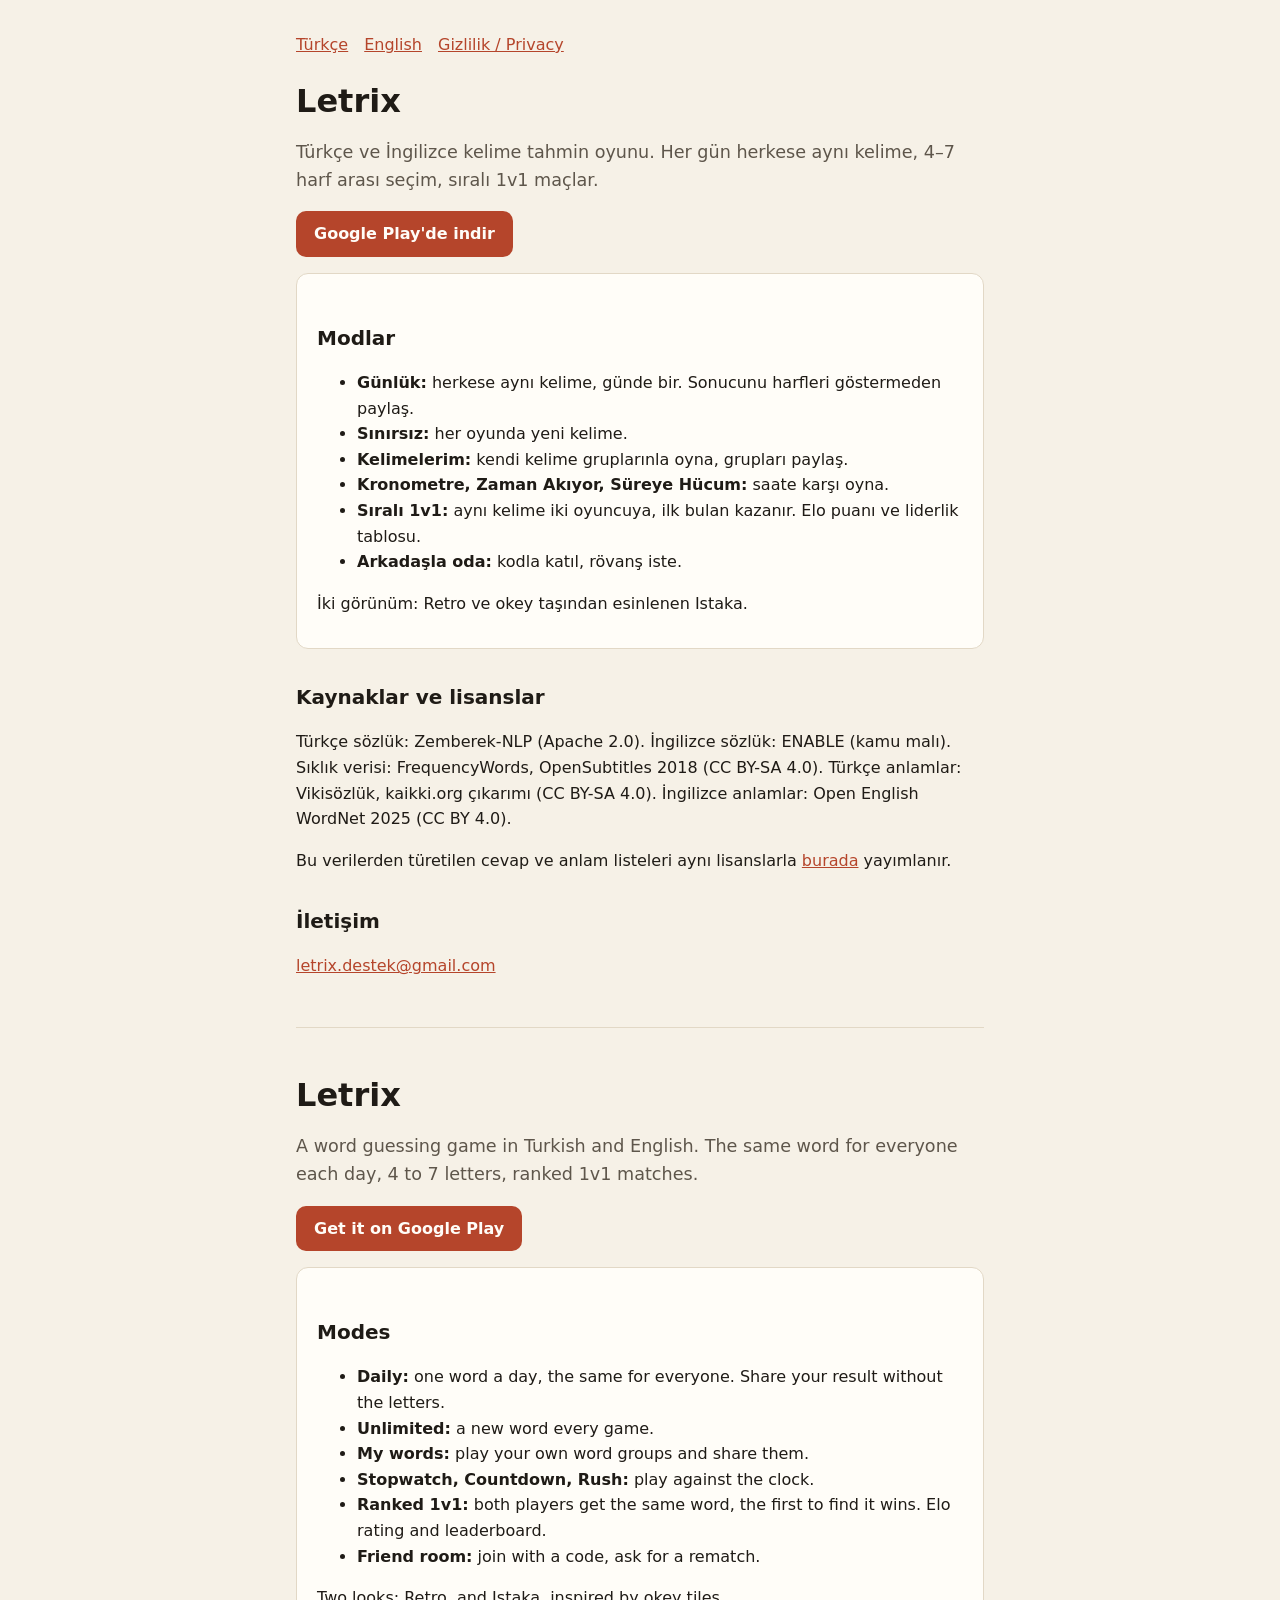
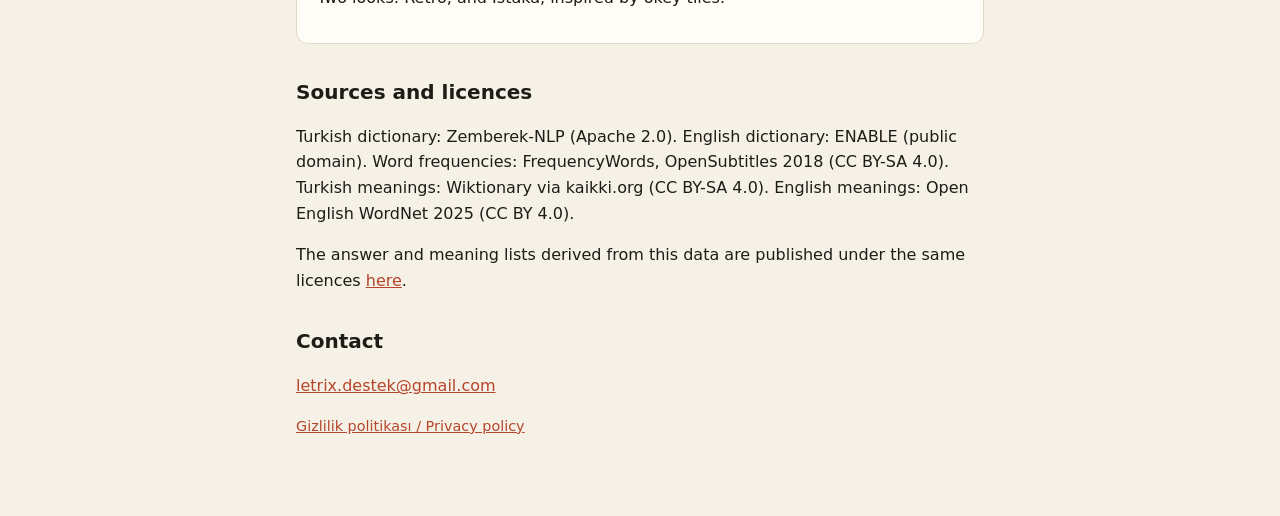
<file: index.html>
<!doctype html>
<html lang="tr">
<head>
  <meta charset="utf-8">
  <meta name="viewport" content="width=device-width, initial-scale=1">
  <title>Letrix</title>
  <meta name="description" content="Letrix: Türkçe ve İngilizce kelime tahmin oyunu. Turkish and English word guessing game.">
  <link rel="stylesheet" href="style.css">
</head>
<body>
<main>
  <nav>
    <a href="#tr">Türkçe</a>
    <a href="#en">English</a>
    <a href="privacy.html">Gizlilik / Privacy</a>
  </nav>

  <section id="tr" lang="tr">
    <h1>Letrix</h1>
    <p class="lead">Türkçe ve İngilizce kelime tahmin oyunu. Her gün herkese aynı kelime, 4–7 harf arası seçim, sıralı 1v1 maçlar.</p>
    <p><a class="button" href="https://play.google.com/store/apps/details?id=com.berkayongen.letrix">Google Play'de indir</a></p>

    <div class="card">
      <h2>Modlar</h2>
      <ul>
        <li><strong>Günlük:</strong> herkese aynı kelime, günde bir. Sonucunu harfleri göstermeden paylaş.</li>
        <li><strong>Sınırsız:</strong> her oyunda yeni kelime.</li>
        <li><strong>Kelimelerim:</strong> kendi kelime gruplarınla oyna, grupları paylaş.</li>
        <li><strong>Kronometre, Zaman Akıyor, Süreye Hücum:</strong> saate karşı oyna.</li>
        <li><strong>Sıralı 1v1:</strong> aynı kelime iki oyuncuya, ilk bulan kazanır. Elo puanı ve liderlik tablosu.</li>
        <li><strong>Arkadaşla oda:</strong> kodla katıl, rövanş iste.</li>
      </ul>
      <p>İki görünüm: Retro ve okey taşından esinlenen Istaka.</p>
    </div>

    <h2>Kaynaklar ve lisanslar</h2>
    <p>Türkçe sözlük: Zemberek-NLP (Apache 2.0). İngilizce sözlük: ENABLE (kamu malı). Sıklık verisi: FrequencyWords, OpenSubtitles 2018 (CC BY-SA 4.0). Türkçe anlamlar: Vikisözlük, kaikki.org çıkarımı (CC BY-SA 4.0). İngilizce anlamlar: Open English WordNet 2025 (CC BY 4.0).</p>
    <p>Bu verilerden türetilen cevap ve anlam listeleri aynı lisanslarla <a href="words/">burada</a> yayımlanır.</p>

    <h2>İletişim</h2>
    <p><a href="mailto:letrix.destek@gmail.com">letrix.destek@gmail.com</a></p>
  </section>

  <hr>

  <section id="en" lang="en">
    <h1>Letrix</h1>
    <p class="lead">A word guessing game in Turkish and English. The same word for everyone each day, 4 to 7 letters, ranked 1v1 matches.</p>
    <p><a class="button" href="https://play.google.com/store/apps/details?id=com.berkayongen.letrix">Get it on Google Play</a></p>

    <div class="card">
      <h2>Modes</h2>
      <ul>
        <li><strong>Daily:</strong> one word a day, the same for everyone. Share your result without the letters.</li>
        <li><strong>Unlimited:</strong> a new word every game.</li>
        <li><strong>My words:</strong> play your own word groups and share them.</li>
        <li><strong>Stopwatch, Countdown, Rush:</strong> play against the clock.</li>
        <li><strong>Ranked 1v1:</strong> both players get the same word, the first to find it wins. Elo rating and leaderboard.</li>
        <li><strong>Friend room:</strong> join with a code, ask for a rematch.</li>
      </ul>
      <p>Two looks: Retro, and Istaka, inspired by okey tiles.</p>
    </div>

    <h2>Sources and licences</h2>
    <p>Turkish dictionary: Zemberek-NLP (Apache 2.0). English dictionary: ENABLE (public domain). Word frequencies: FrequencyWords, OpenSubtitles 2018 (CC BY-SA 4.0). Turkish meanings: Wiktionary via kaikki.org (CC BY-SA 4.0). English meanings: Open English WordNet 2025 (CC BY 4.0).</p>
    <p>The answer and meaning lists derived from this data are published under the same licences <a href="words/">here</a>.</p>

    <h2>Contact</h2>
    <p><a href="mailto:letrix.destek@gmail.com">letrix.destek@gmail.com</a></p>
  </section>

  <footer>
    <p><a href="privacy.html">Gizlilik politikası / Privacy policy</a></p>
  </footer>
</main>
</body>
</html>
</file>
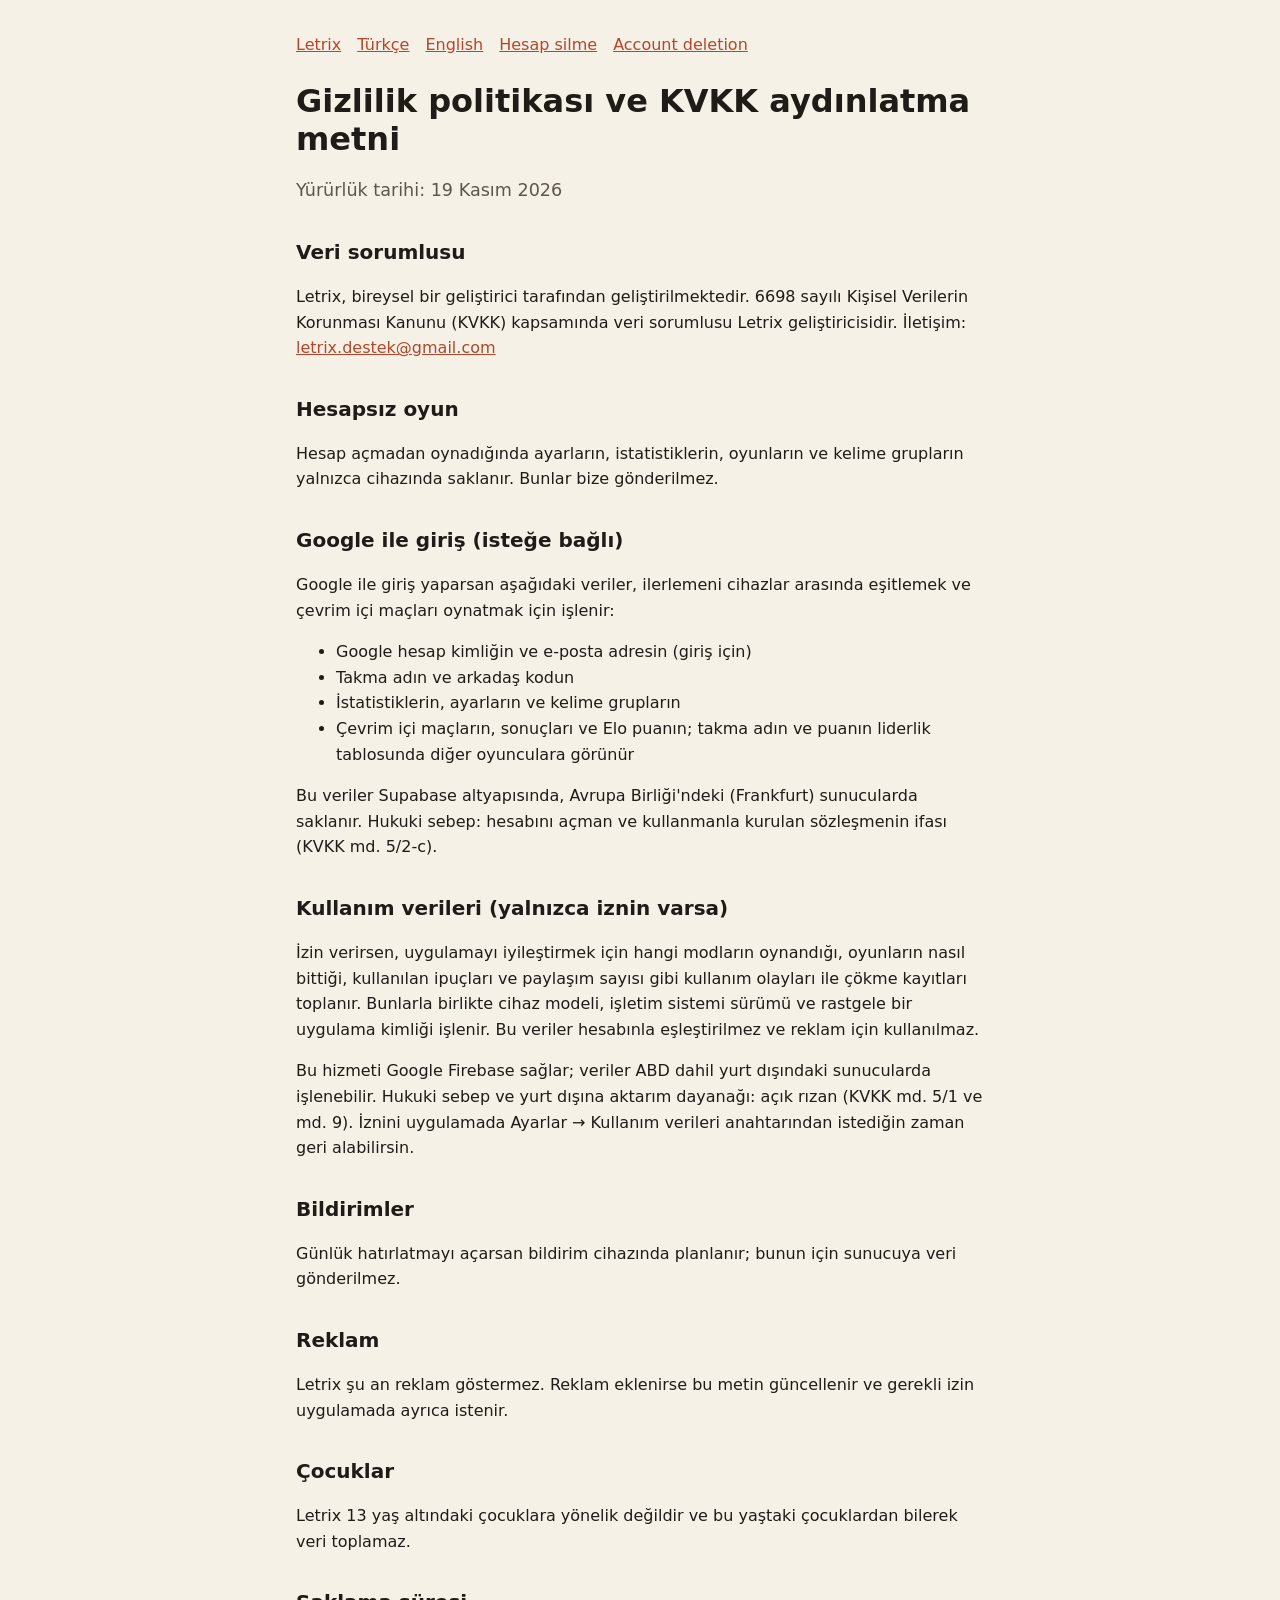
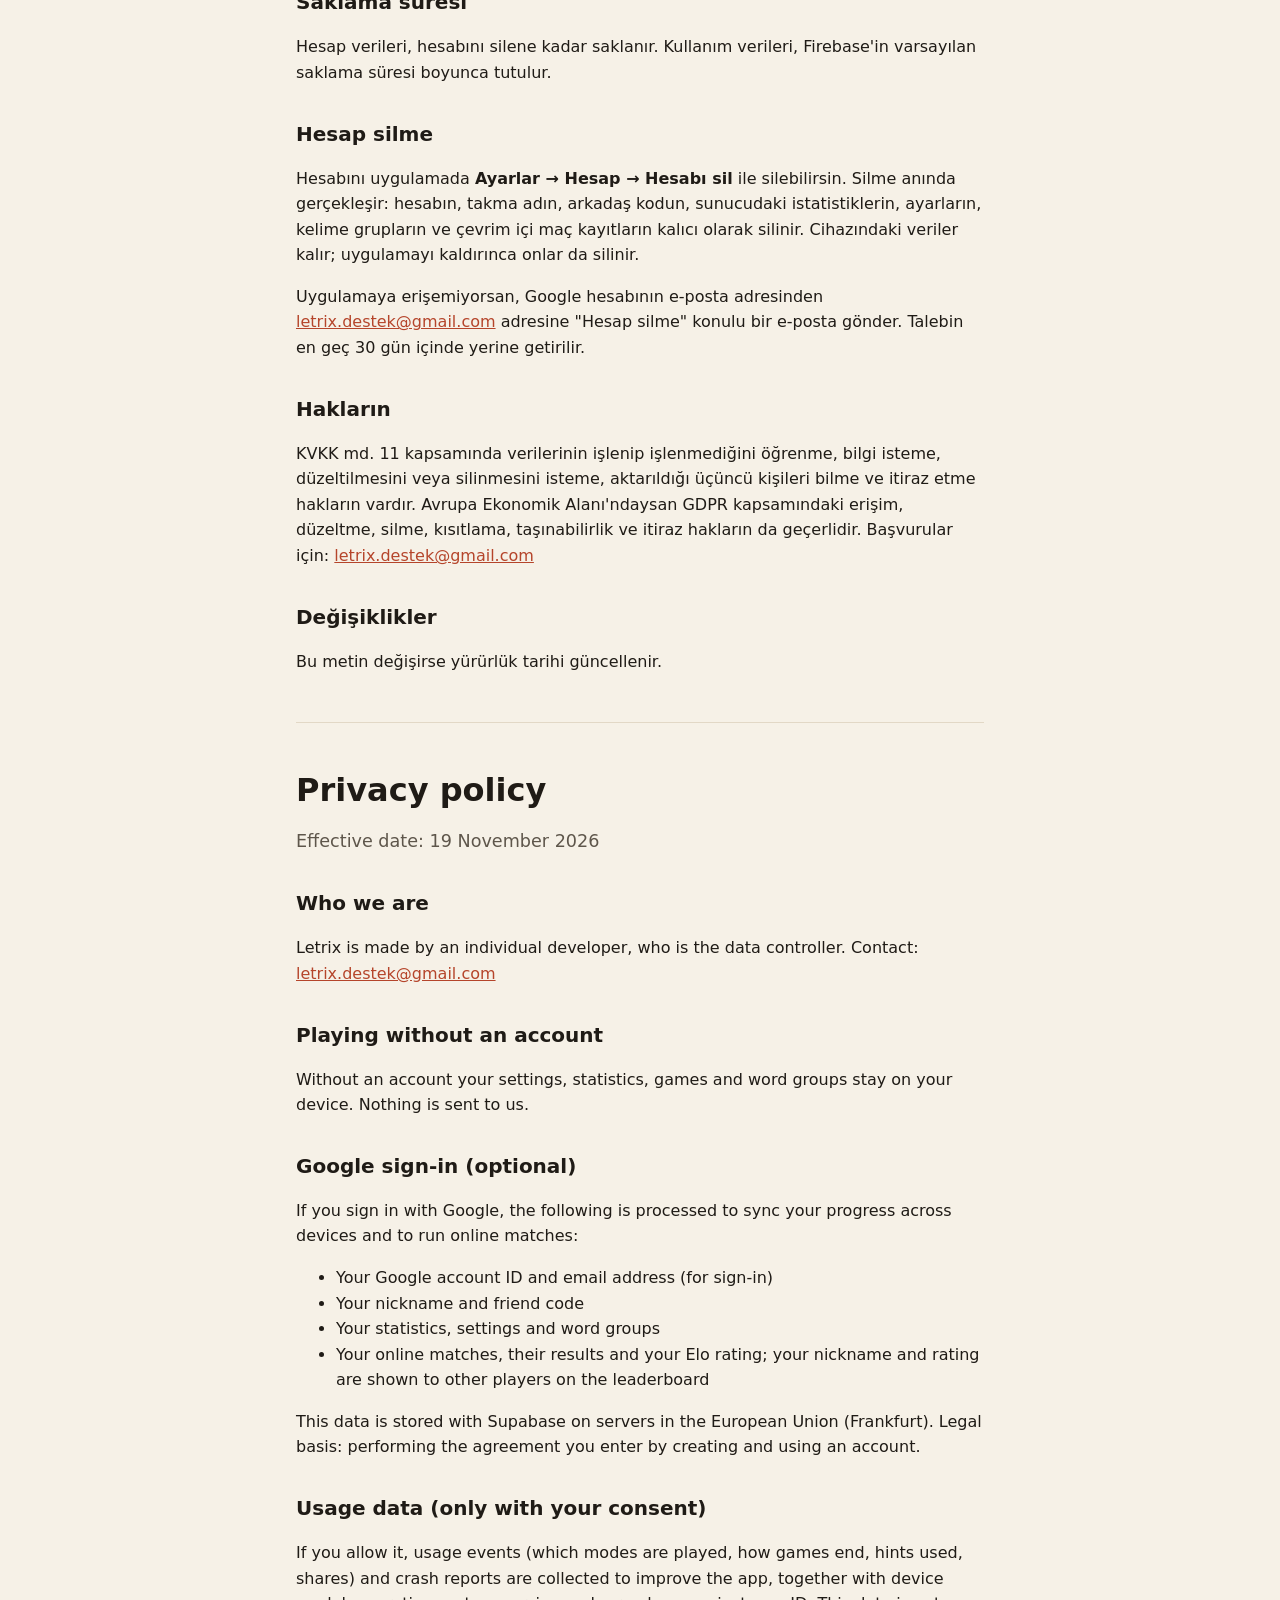
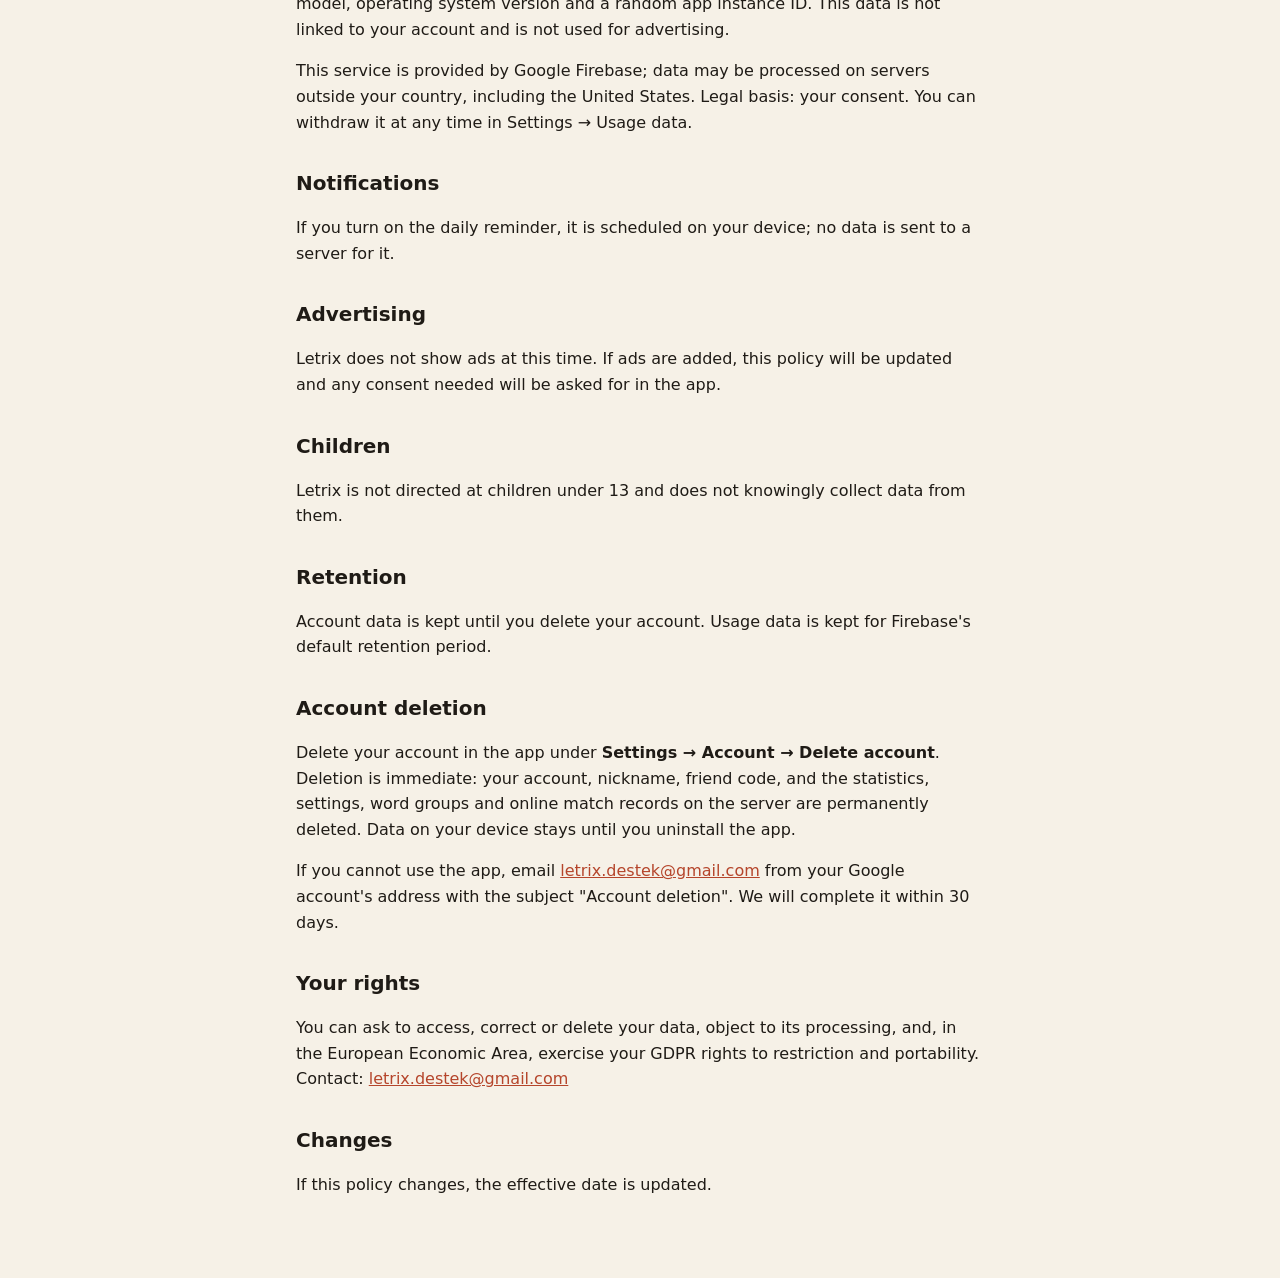
<file: privacy.html>
<!doctype html>
<html lang="tr">
<head>
  <meta charset="utf-8">
  <meta name="viewport" content="width=device-width, initial-scale=1">
  <title>Letrix Gizlilik</title>
  <meta name="description" content="Letrix gizlilik politikası ve KVKK aydınlatma metni. Letrix privacy policy.">
  <link rel="stylesheet" href="style.css">
</head>
<body>
<main>
  <nav>
    <a href="index.html">Letrix</a>
    <a href="#tr">Türkçe</a>
    <a href="#en">English</a>
    <a href="#hesap-silme">Hesap silme</a>
    <a href="#account-deletion">Account deletion</a>
  </nav>

  <section id="tr" lang="tr">
    <h1>Gizlilik politikası ve KVKK aydınlatma metni</h1>
    <p class="lead">Yürürlük tarihi: 19 Kasım 2026</p>

    <h2>Veri sorumlusu</h2>
    <p>Letrix, bireysel bir geliştirici tarafından geliştirilmektedir. 6698 sayılı Kişisel Verilerin Korunması Kanunu (KVKK) kapsamında veri sorumlusu Letrix geliştiricisidir. İletişim: <a href="mailto:letrix.destek@gmail.com">letrix.destek@gmail.com</a></p>

    <h2>Hesapsız oyun</h2>
    <p>Hesap açmadan oynadığında ayarların, istatistiklerin, oyunların ve kelime grupların yalnızca cihazında saklanır. Bunlar bize gönderilmez.</p>

    <h2>Google ile giriş (isteğe bağlı)</h2>
    <p>Google ile giriş yaparsan aşağıdaki veriler, ilerlemeni cihazlar arasında eşitlemek ve çevrim içi maçları oynatmak için işlenir:</p>
    <ul>
      <li>Google hesap kimliğin ve e-posta adresin (giriş için)</li>
      <li>Takma adın ve arkadaş kodun</li>
      <li>İstatistiklerin, ayarların ve kelime grupların</li>
      <li>Çevrim içi maçların, sonuçları ve Elo puanın; takma adın ve puanın liderlik tablosunda diğer oyunculara görünür</li>
    </ul>
    <p>Bu veriler Supabase altyapısında, Avrupa Birliği'ndeki (Frankfurt) sunucularda saklanır. Hukuki sebep: hesabını açman ve kullanmanla kurulan sözleşmenin ifası (KVKK md. 5/2-c).</p>

    <h2>Kullanım verileri (yalnızca iznin varsa)</h2>
    <p>İzin verirsen, uygulamayı iyileştirmek için hangi modların oynandığı, oyunların nasıl bittiği, kullanılan ipuçları ve paylaşım sayısı gibi kullanım olayları ile çökme kayıtları toplanır. Bunlarla birlikte cihaz modeli, işletim sistemi sürümü ve rastgele bir uygulama kimliği işlenir. Bu veriler hesabınla eşleştirilmez ve reklam için kullanılmaz.</p>
    <p>Bu hizmeti Google Firebase sağlar; veriler ABD dahil yurt dışındaki sunucularda işlenebilir. Hukuki sebep ve yurt dışına aktarım dayanağı: açık rızan (KVKK md. 5/1 ve md. 9). İznini uygulamada Ayarlar → Kullanım verileri anahtarından istediğin zaman geri alabilirsin.</p>

    <h2>Bildirimler</h2>
    <p>Günlük hatırlatmayı açarsan bildirim cihazında planlanır; bunun için sunucuya veri gönderilmez.</p>

    <h2>Reklam</h2>
    <p>Letrix şu an reklam göstermez. Reklam eklenirse bu metin güncellenir ve gerekli izin uygulamada ayrıca istenir.</p>

    <h2>Çocuklar</h2>
    <p>Letrix 13 yaş altındaki çocuklara yönelik değildir ve bu yaştaki çocuklardan bilerek veri toplamaz.</p>

    <h2>Saklama süresi</h2>
    <p>Hesap verileri, hesabını silene kadar saklanır. Kullanım verileri, Firebase'in varsayılan saklama süresi boyunca tutulur.</p>

    <h2 id="hesap-silme">Hesap silme</h2>
    <p>Hesabını uygulamada <strong>Ayarlar → Hesap → Hesabı sil</strong> ile silebilirsin. Silme anında gerçekleşir: hesabın, takma adın, arkadaş kodun, sunucudaki istatistiklerin, ayarların, kelime grupların ve çevrim içi maç kayıtların kalıcı olarak silinir. Cihazındaki veriler kalır; uygulamayı kaldırınca onlar da silinir.</p>
    <p>Uygulamaya erişemiyorsan, Google hesabının e-posta adresinden <a href="mailto:letrix.destek@gmail.com?subject=Hesap%20silme">letrix.destek@gmail.com</a> adresine "Hesap silme" konulu bir e-posta gönder. Talebin en geç 30 gün içinde yerine getirilir.</p>

    <h2>Hakların</h2>
    <p>KVKK md. 11 kapsamında verilerinin işlenip işlenmediğini öğrenme, bilgi isteme, düzeltilmesini veya silinmesini isteme, aktarıldığı üçüncü kişileri bilme ve itiraz etme hakların vardır. Avrupa Ekonomik Alanı'ndaysan GDPR kapsamındaki erişim, düzeltme, silme, kısıtlama, taşınabilirlik ve itiraz hakların da geçerlidir. Başvurular için: <a href="mailto:letrix.destek@gmail.com">letrix.destek@gmail.com</a></p>

    <h2>Değişiklikler</h2>
    <p>Bu metin değişirse yürürlük tarihi güncellenir.</p>
  </section>

  <hr>

  <section id="en" lang="en">
    <h1>Privacy policy</h1>
    <p class="lead">Effective date: 19 November 2026</p>

    <h2>Who we are</h2>
    <p>Letrix is made by an individual developer, who is the data controller. Contact: <a href="mailto:letrix.destek@gmail.com">letrix.destek@gmail.com</a></p>

    <h2>Playing without an account</h2>
    <p>Without an account your settings, statistics, games and word groups stay on your device. Nothing is sent to us.</p>

    <h2>Google sign-in (optional)</h2>
    <p>If you sign in with Google, the following is processed to sync your progress across devices and to run online matches:</p>
    <ul>
      <li>Your Google account ID and email address (for sign-in)</li>
      <li>Your nickname and friend code</li>
      <li>Your statistics, settings and word groups</li>
      <li>Your online matches, their results and your Elo rating; your nickname and rating are shown to other players on the leaderboard</li>
    </ul>
    <p>This data is stored with Supabase on servers in the European Union (Frankfurt). Legal basis: performing the agreement you enter by creating and using an account.</p>

    <h2>Usage data (only with your consent)</h2>
    <p>If you allow it, usage events (which modes are played, how games end, hints used, shares) and crash reports are collected to improve the app, together with device model, operating system version and a random app instance ID. This data is not linked to your account and is not used for advertising.</p>
    <p>This service is provided by Google Firebase; data may be processed on servers outside your country, including the United States. Legal basis: your consent. You can withdraw it at any time in Settings → Usage data.</p>

    <h2>Notifications</h2>
    <p>If you turn on the daily reminder, it is scheduled on your device; no data is sent to a server for it.</p>

    <h2>Advertising</h2>
    <p>Letrix does not show ads at this time. If ads are added, this policy will be updated and any consent needed will be asked for in the app.</p>

    <h2>Children</h2>
    <p>Letrix is not directed at children under 13 and does not knowingly collect data from them.</p>

    <h2>Retention</h2>
    <p>Account data is kept until you delete your account. Usage data is kept for Firebase's default retention period.</p>

    <h2 id="account-deletion">Account deletion</h2>
    <p>Delete your account in the app under <strong>Settings → Account → Delete account</strong>. Deletion is immediate: your account, nickname, friend code, and the statistics, settings, word groups and online match records on the server are permanently deleted. Data on your device stays until you uninstall the app.</p>
    <p>If you cannot use the app, email <a href="mailto:letrix.destek@gmail.com?subject=Account%20deletion">letrix.destek@gmail.com</a> from your Google account's address with the subject "Account deletion". We will complete it within 30 days.</p>

    <h2>Your rights</h2>
    <p>You can ask to access, correct or delete your data, object to its processing, and, in the European Economic Area, exercise your GDPR rights to restriction and portability. Contact: <a href="mailto:letrix.destek@gmail.com">letrix.destek@gmail.com</a></p>

    <h2>Changes</h2>
    <p>If this policy changes, the effective date is updated.</p>
  </section>
</main>
</body>
</html>
</file>
<file: style.css>
:root {
  --bg: #f6f1e7;
  --surface: #fffdf8;
  --ink: #1f1b16;
  --muted: #5e564b;
  --accent: #b5452b;
  --line: #e2d8c6;
}

@media (prefers-color-scheme: dark) {
  :root {
    --bg: #161412;
    --surface: #211e1a;
    --ink: #f1ebe0;
    --muted: #b9af9f;
    --accent: #ec7a5c;
    --line: #3a342c;
  }
}

* {
  box-sizing: border-box;
}

body {
  margin: 0;
  background: var(--bg);
  color: var(--ink);
  font: 16px/1.6 system-ui, -apple-system, "Segoe UI", Roboto, sans-serif;
}

main {
  max-width: 720px;
  margin: 0 auto;
  padding: 32px 16px 64px;
}

h1 {
  font-size: 2rem;
  line-height: 1.2;
  margin: 0 0 8px;
}

h2 {
  font-size: 1.25rem;
  margin: 32px 0 8px;
}

h3 {
  font-size: 1.05rem;
  margin: 20px 0 4px;
}

p,
li {
  overflow-wrap: anywhere;
}

a {
  color: var(--accent);
}

.lead {
  color: var(--muted);
  font-size: 1.1rem;
}

.card {
  background: var(--surface);
  border: 1px solid var(--line);
  border-radius: 12px;
  padding: 16px 20px;
  margin: 16px 0;
}

.button {
  display: inline-block;
  background: var(--accent);
  color: var(--surface);
  border-radius: 10px;
  padding: 10px 18px;
  font-weight: 600;
  text-decoration: none;
}

nav {
  display: flex;
  flex-wrap: wrap;
  gap: 8px 16px;
  margin-bottom: 24px;
}

hr {
  border: 0;
  border-top: 1px solid var(--line);
  margin: 48px 0;
}

footer {
  color: var(--muted);
  font-size: 0.9rem;
}
</file>
